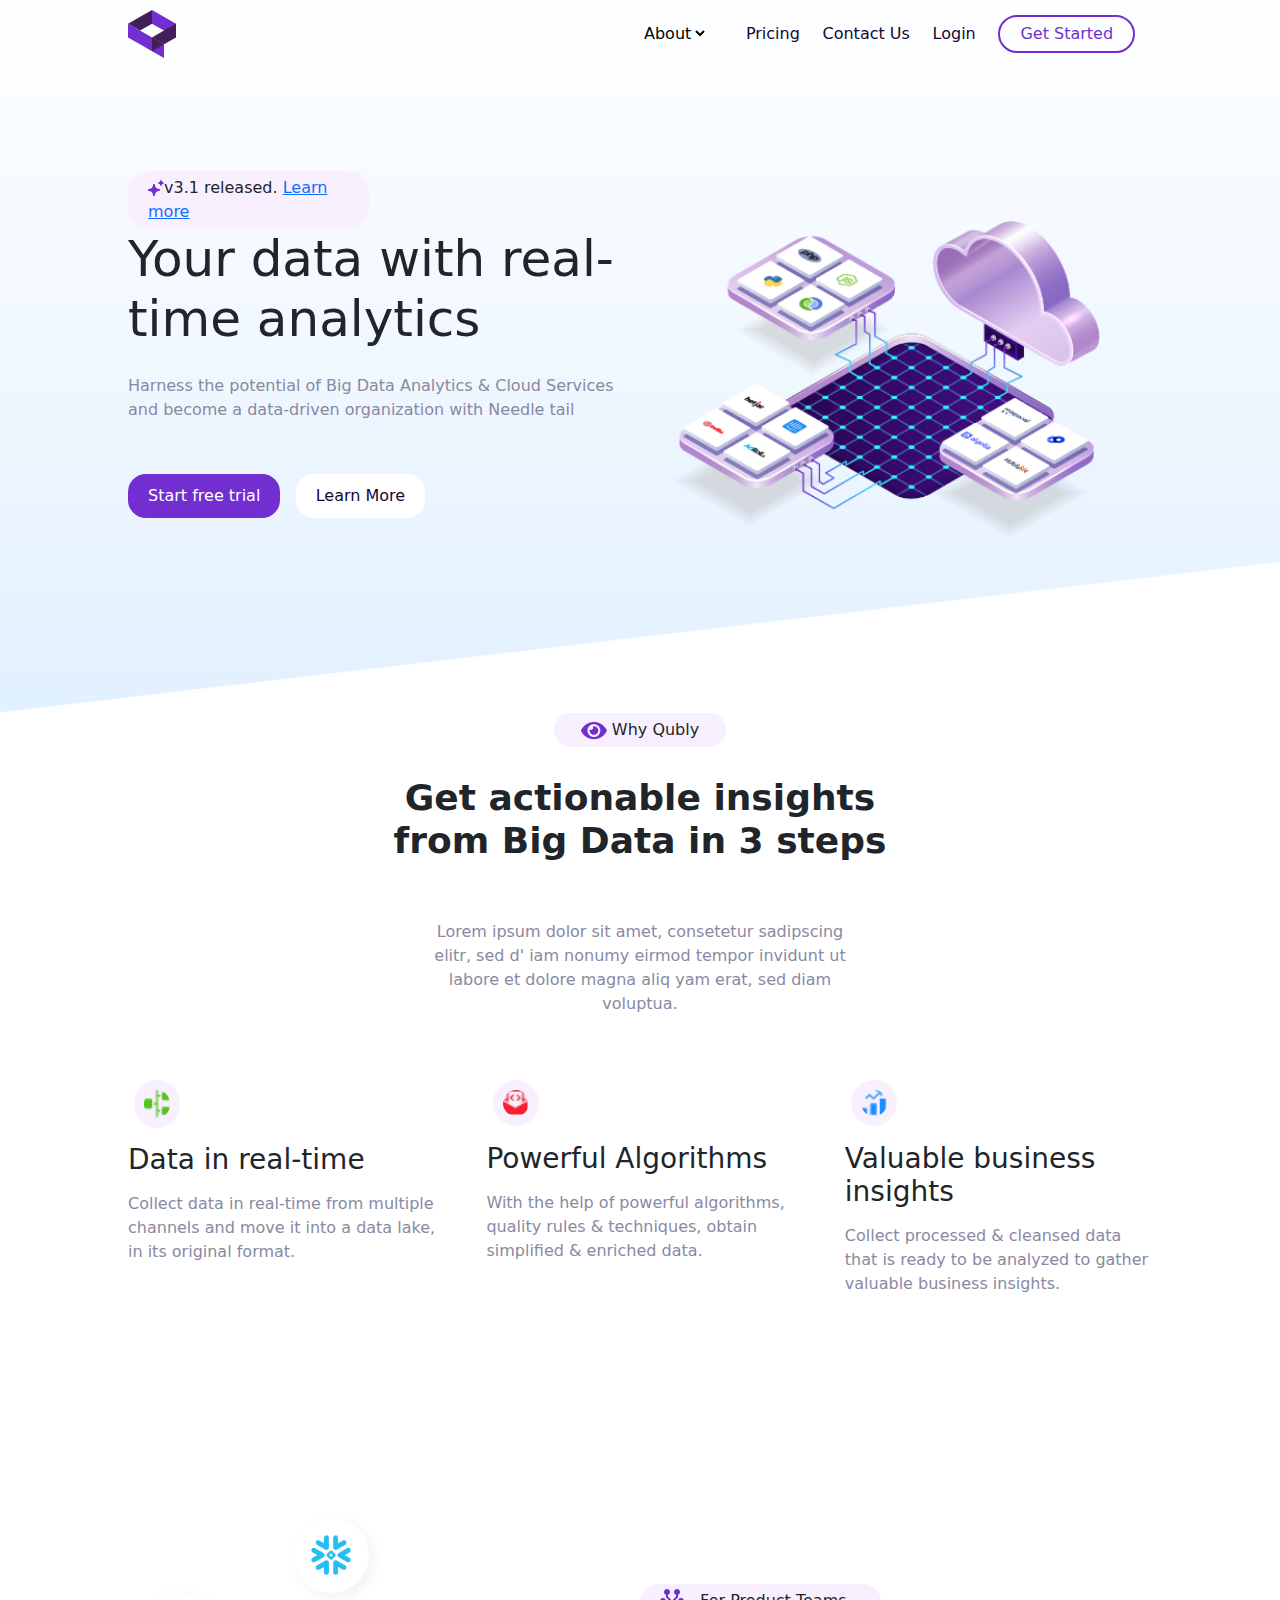
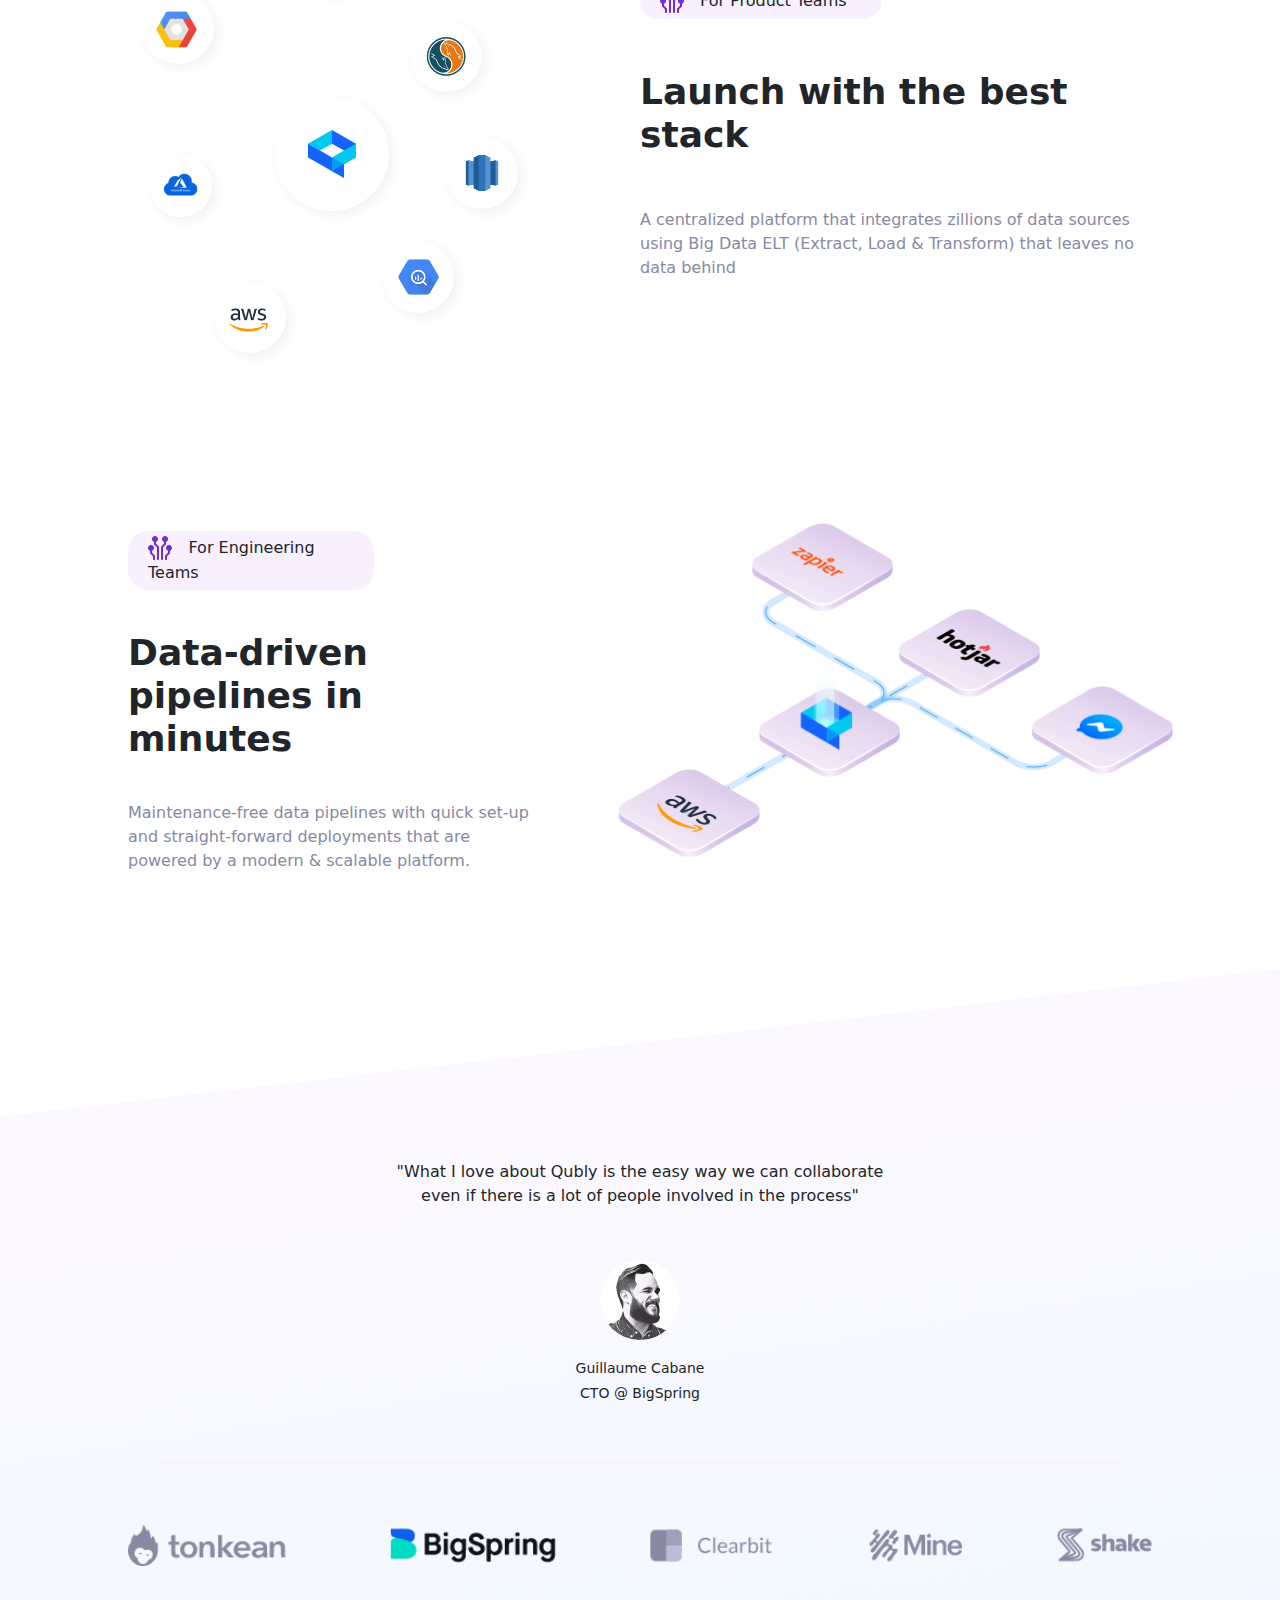
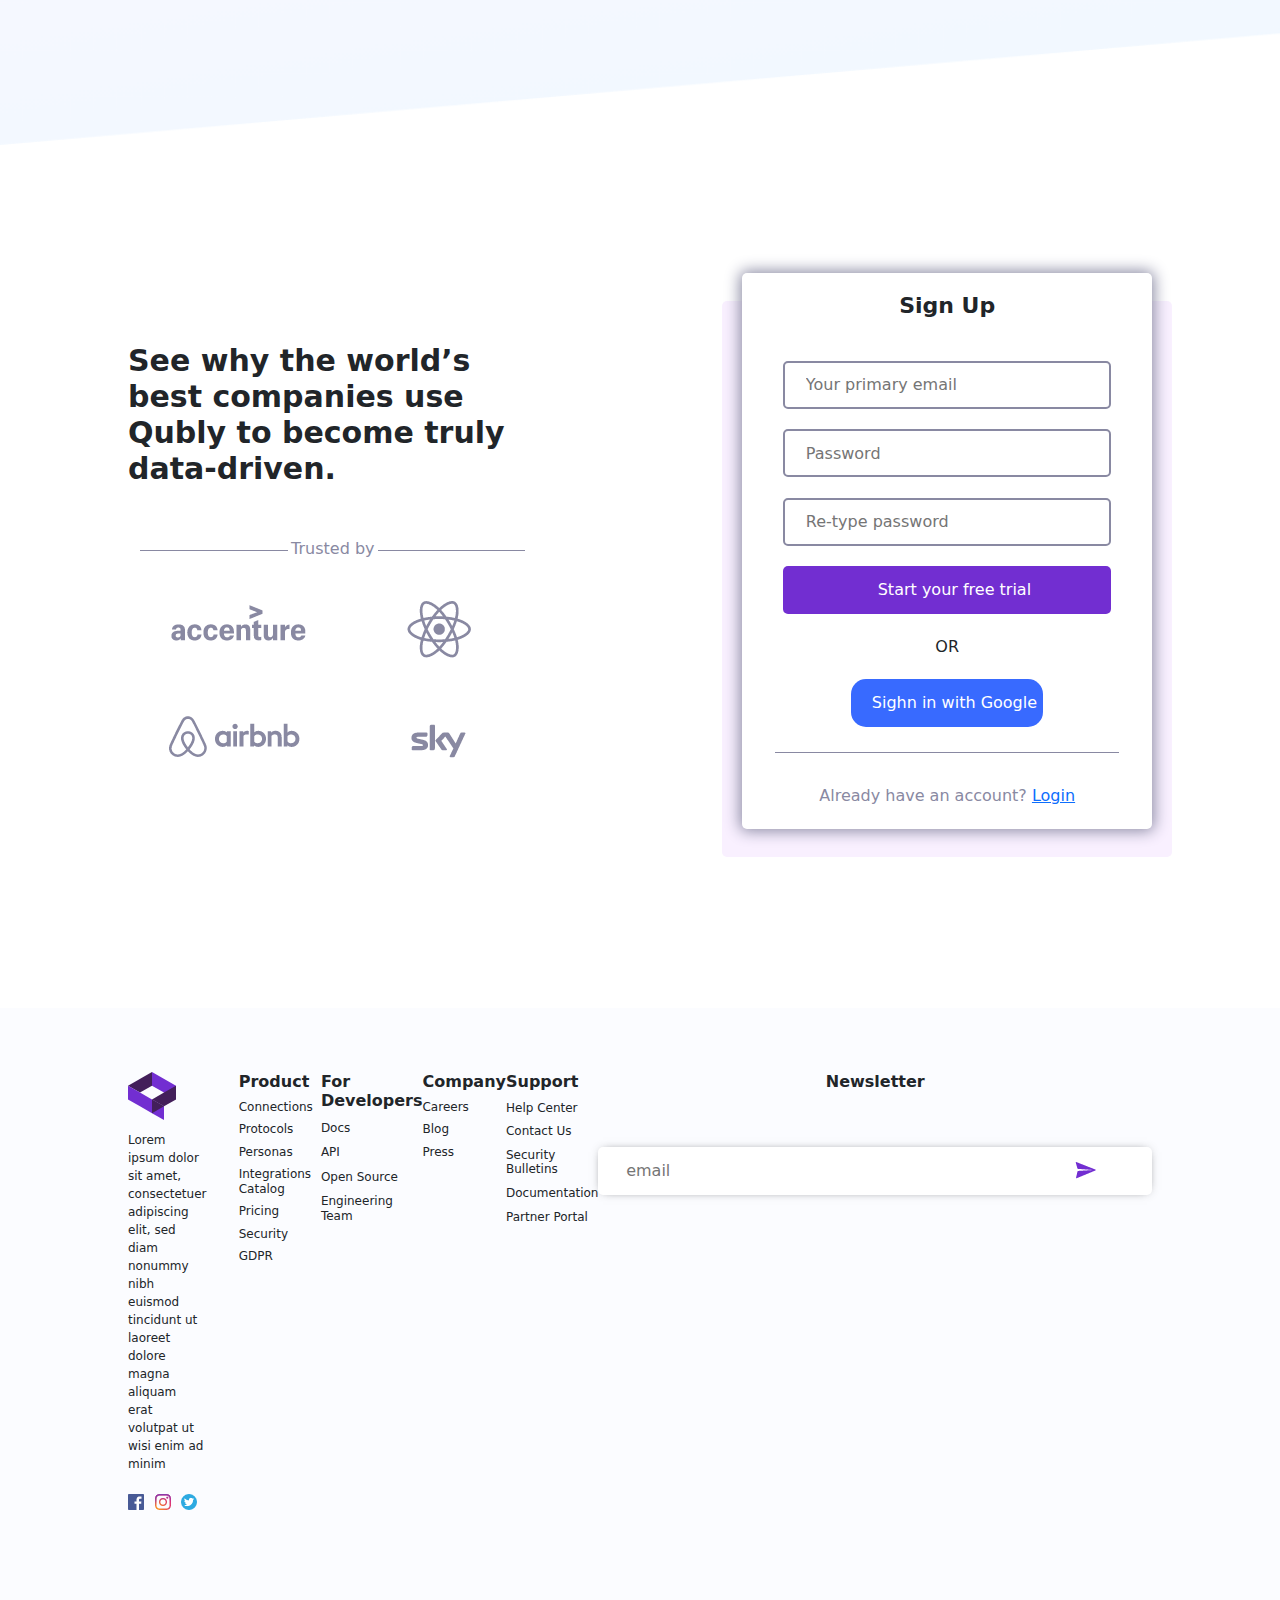
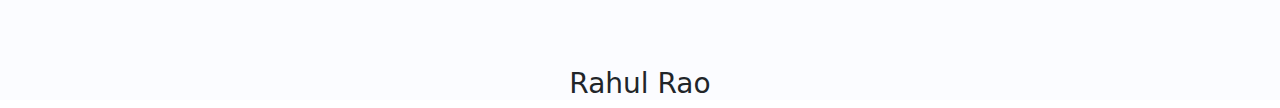
<file: index.html>
<!DOCTYPE html>
<html lang="en">

<head>
    <meta charset="UTF-8">
    <meta name="viewport" content="width=device-width, initial-scale=1.0">
    <title>Document</title>
    <link rel="stylesheet" href="css/style.css">
    <link rel="stylesheet" href="css/all.css">
    <link rel="stylesheet" href="css/bootstrap.css">
    <link rel="stylesheet" href="css/bootstrap.css.map">
</head>

<body>

    <section class="head-sec">
        <div class="holder-cont">
            <header class="header">
                <div class="logo-cont">
                    <img src="img/Logo.png" alt="">
                </div>
                <div class="rig-nav">
                    <div class="rig-nav-select">
                        <select name="About" id="About">
                            <option value="About">About</option>
                        </select>
                    </div>
                    <div class="rig-nav-ul">
                        <ul>
                            <li><a href="#">Pricing</a></li>
                            <li><a href="#">Contact Us</a></li>
                            <li><a href="#">Login</a></li>
                        </ul>
                    </div>
                    <div class="rig-nav-button">
                        <button>Get Started</button>
                    </div>

                </div>
            </header>
            <div class="head-cont">
                <div class="head-cont-text">
                    <span><img src="img/edit-brightness.png" alt="">v3.1 released. <a href="#">Learn more</a></span>
                    <h2>Your data with
                        real-time analytics
                    </h2>
                    <p>Harness the potential of Big Data Analytics & Cloud Services and become a data-driven
                        organization with Needle tail</p>
                    <div class="head-cont-text-btn">
                        <button class="head-cont-text-btn1">Start free trial</button>
                        <button class="head-cont-text-btn2">Learn More</button>
                    </div>
                </div>
                <div class="head-cont-img">
                    <img src="img/308-03.png" alt="">
                </div>
            </div>
        </div>
    </section>
    <section>
        <div class="holder-cont">
            <div class="why-top-cont">
                <span>
                    <img src="img/Icon awesome-eye.png" alt="">
                    Why Qubly
                </span>
                <h2>
                    Get actionable insights from Big Data in 3 steps
                </h2>
                <p>
                    Lorem ipsum dolor sit amet, consetetur sadipscing elitr, sed d'
                    iam nonumy eirmod tempor invidunt ut labore et dolore magna aliq
                    yam erat, sed diam voluptua.
                </p>
            </div>
            <div class="why-btm-cont">
                <div class="card">
                    <img src="img/timeline.png" alt="">
                    <h3>Data in real-time</h3>
                    <p>Collect data in real-time from multiple channels and move it into a data lake, in its original
                        format.</p>
                </div>
                <div class="card">
                    <img src="img/newsletter-dev.png" alt="">
                    <h3>Powerful Algorithms</h3>
                    <p>With the help of powerful algorithms, quality rules & techniques, obtain simplified & enriched
                        data.</p>
                </div>
                <div class="card">
                    <img src="img/chart-bar-33.png" alt="">
                    <h3>Valuable business insights</h3>
                    <p>Collect processed & cleansed data that is ready to be analyzed to gather valuable business
                        insights.</p>
                </div>
            </div>
        </div>
    </section>

    <!-- end -->


    <section class="launch-sec">
        <div class="holder-cont">
            <div class="launch-cont">
                <div class="launch-left">
                    <img src="img/Logos.png" alt="">
                </div>
                <div class="launch-right">
                    <span><img src="img/Group 11.png" alt="">For Product Teams</span>
                    <h3>Launch with the best stack</h3>
                    <p>A centralized platform that integrates zillions of data
                        sources using Big Data ELT (Extract, Load & Transform) that leaves no data behind
                    </p>
                </div>
            </div>
        </div>
    </section>

    <!-- end -->

    <section class="launch-sec1">
        <div class="holder-cont">
            <div class="launch-cont1">
                <div class="launch-right1">
                    <span><img src="img/Group 11.png" alt="">For Engineering Teams</span>
                    <h3>Data-driven pipelines in minutes</h3>
                    <p>Maintenance-free data pipelines with quick set-up and
                        straight-forward deployments that are powered by a modern & scalable platform.
                    </p>
                </div>
                <div class="launch-left1">
                    <img src="img/308-02.png" alt="">
                </div>
            </div>
        </div>
    </section>

    <!-- end -->

    <section class="comment-sec">
        <div class="holder-cont">
            <div>
                <p>"What I love about Qubly is the easy way we can collaborate even if
                    there is a lot of people involved in the process"
                </p>
            </div>
            <div>
                <img src="img/Profile.png" alt="">
                <h4 class="comment-h4-1">Guillaume Cabane</h4>
                <h4 class="comment-h4-2">CTO @ BigSpring</h4>
            </div>
            <img src="img/Client logos.png" alt="" class="comment-img">
        </div>
    </section>


    <!--end -->

    <section class="login-sec">
        <div class="holder-cont">
            <div class="login-cont">
                <div class="login-text">
                    <h3>
                        See why the world’s best companies use Qubly to become truly data-driven.
                    </h3>
                    <div class="login-text-span">
                        <span>
                            Trusted by
                        </span>
                    </div>
                    <div class="login-text-img">
                        <img src="img/Client.png" alt="">
                    </div>
                </div>

                <div class="login-form-cont">
                    <form action="" class="frm">
                        <h2>Sign Up</h2>
                        <input type="email" placeholder="Your primary email">
                        <input type="password" name="" id="" placeholder="Password">
                        <input type="password" name="" id="" placeholder="Re-type password">
                        <input type="submit" value="Start your free trial" id="sumbit">
                        <span class="frm-span">OR</span>
                        <div class="login-btn">
                            <button>Sighn in with Google</button>
                        </div>
                    </form>
                    <div class="already-cont"> <span class="already">Already have an account? <a
                                href="#">Login</a></span></div>
                </div>

            </div>
        </div>
    </section>
    <!-- end -->

    <section class="footer-sec">
        <div class="holder-cont">
            <div class="footer-cont">
                <div class="footer-top">
                    <div class="footer-1">
                        <img src="img/Logo.png" alt="">
                        <p>Lorem ipsum dolor sit amet, consectetuer adipiscing elit, sed diam nonummy nibh euismod
                            tincidunt ut laoreet dolore magna aliquam erat volutpat ut wisi enim ad minim
                        </p>
                        <div class="soc">
                            <a href="#"><img src="img/facebook-icon.png" alt=""></a>
                            <a href="#"><img src="img/instagram-2016.png" alt=""></a>
                            <a href="#"><img src="img/twitter-3.png" alt=""></a>
                        </div>
                    </div>
                    <div class="fot">
                        <div class="footer-2">
                            <h3>Product</h3>
                            <h4>Connections</h4>
                            <h4>Protocols</h4>
                            <h4>Personas</h4>
                            <h4>Integrations Catalog</h4>
                            <h4>Pricing</h4>
                            <h4>Security</h4>
                            <h4>GDPR</h4>
                        </div>
                        <div class="footer-3">
                            <h3>For Developers </h3>
                            <h4>Docs</h4>
                            <h4>API</h4>
                            <h4>Open Source</h4>
                            <h4>Engineering Team</h4>
                        </div>
                        <div class="footer-4">
                            <h3>Company</h3> 
                            <h4>Careers</h4>
                            <h4>Blog</h4>
                            <h4>Press</h4>
                        </div>
                        <div class="footer-5">
                            <h3>Support</h3>
                            
                            <h4>Help Center</h4>
                            <h4>Contact Us</h4>
                            <h4>Security Bulletins</h4>
                            <h4>Documentation</h4>
                            <h4>Partner Portal</h4>
                        </div>
                    </div>
                    <div class="footer-6">
                        <h3> Newsletter</h3>
                        <div class="footer-6-email" >
                            <input type="email" placeholder="email">
                            <img src="img/Icon ionic-ios-send.png" alt="">
                        </div>
                    </div>
                </div>
                <div class="1">
                    <h3>Rahul Rao</h3>
                    
                </div>
            </div>
        </div>
    </section>
    <script src="js/bootstrap.bundle.js"></script>
    <script src="js/bootstrap.bundle.js.map"></script>



</body>

</html>
</file>
<file: css/style.css>
body{
    margin: 0;
    padding: 0;
    box-sizing: border-box;
    color: var(--fontColor);
    font-family: "mm";
}
:root{
    --fontColor:#160637;
    --seccolor:#722ED1;
    --lighrColor:#8989A2;
    --secLigt-color:#F9F0FF;
    --white:#FFFFFF;
}
.holder-cont{
    width: 80%;
    margin: auto;
}
@font-face {
    font-family: "mm";
    src: url(../Metropolis/Metropolis-Regular.otf);
}
/*  */
.head-sec{
    background-image: url(../img/Path\ 1.png);
    background-position: center bottom;
    background-repeat: no-repeat;
    background-size: cover;
    padding-bottom: 11%;
}
.header{
    display: flex;
    justify-content: space-between;
    align-items: center;    
    padding-top: 1%;
    padding-bottom: 1%;
}
.rig-nav{
    display: flex;
    justify-content: flex-end;
    align-items: center;
    min-width: 50%;
}
.rig-nav-button{
    min-width: 30%;
}
.rig-nav-ul{
    min-width: 60%;
}
.rig-nav-select{
    min-width: 10%;
}
.rig-nav select{
    border: none;
    background: transparent;
}
.rig-nav ul{
    display: flex;
    align-items: center;
    list-style: none;
    justify-content: space-evenly;
    margin-bottom: 0;
}
.rig-nav a{
    text-decoration: none;
    color: var(--fontColor);
}
.rig-nav-button button{
    background-color: transparent;
    border: 2px solid var(--seccolor) ;
    color: #722ED1;
    padding: 5px 20px;
    border-radius: 25px;
    -webkit-border-radius: 25px;
    -moz-border-radius: 25px;
    -ms-border-radius: 25px;
    -o-border-radius: 25px;
    
}
/* end nav  */

.head-cont{
    margin-top: 10%;
    display: flex;
}
.head-cont-text {
    width: 50%;
}

.head-cont-text span{
    background-color: var(--secLigt-color);
    padding: 5px 20px;
    display: block;
    width: 47%;
    border-radius: 20px;

}
.head-cont-text h2{
    font-size: 50px;
    margin-bottom: 5%;
}
.head-cont-text p{
    color: var(--lighrColor);
    margin-bottom: 10%;
}
.head-cont-text-btn1{
    background-color: var(--seccolor);
    color: var(--white);
    padding: 10px 20px;
    border-radius: 18px;
    -webkit-border-radius: 18px;
    -moz-border-radius: 18px;
    -ms-border-radius: 18px;
    -o-border-radius: 18px;
    border: none;
    margin-right: 2%;
}
.head-cont-text-btn2{
    background-color: var(--white);
    color: var(--fontColor);
    padding: 10px 20px;
    border-radius: 18px;
    -webkit-border-radius: 18px;
    -moz-border-radius: 18px;
    -ms-border-radius: 18px;
    -o-border-radius: 18px;
    border: none;
}

.head-cont-img{
    width: 50%;
}
.head-cont-img img{
    width: 100%;

}
/* end  */


.why-top-cont{
    text-align: center;
    width: 70%;
    margin: auto;
}
.why-top-cont span{
    background-color: var(--secLigt-color);
    padding: 5px 20px;
    display: block;
    width: 24%;
    border-radius: 20px;
    margin: auto;
}
.why-top-cont h2{
    width: 70%;
    font-size: 36px;
    font-weight: bold;
    margin: 4% auto 8% auto;
}
.why-top-cont p{
    font-size: 16px;
    width: 60%;
    margin: 0 auto 9% auto;
    color: var(--lighrColor);
}

.why-btm-cont{
    display: flex;
    justify-content: space-between;
    flex-wrap: wrap;
    gap: 4%;
}
.card{
    width: 30%;
    border: none !important;
}
.card h3{
    margin: 5% 0 5% 0;
}
.card img{
    margin-left: 2%;
    width: 15%;
    background-color: var(--secLigt-color);
    padding: 10px;
    border-radius: 50%;
}
.card p{
    color: var(--lighrColor);
}
/* end */
.launch-sec{
    margin-top: 15%;
}
.launch-cont{
    display: flex;
}
.launch-right{
    width: 50%;
    display: flex;
    flex-direction: column;
    justify-content: center;
}
.launch-right span{
    background-color: var(--secLigt-color);
    padding: 5px 20px;
    display: block;
    width: 47%;
    border-radius: 20px;
}
.launch-right img{
    margin-right: 8%;
}
.launch-right h3{
    font-size: 36px;
    font-weight: bold;
    margin: 10% 0% 10% 0%;
}
.launch-right p{
    color: var(--lighrColor);
}
.launch-left{
    width: 50%;
}
/* end */
.launch-sec1{
    margin-top: 10%;
}
.launch-cont1{
    display: flex;
}
.launch-right1{
    width: 40%;
    display: flex;
    flex-direction: column;
    justify-content: center;
}
.launch-right1 span{
    background-color: var(--secLigt-color);
    padding: 5px 20px;
    display: block;
    width: 60%;
    border-radius: 20px;
}
.launch-right1 img{
    margin-right: 8%;
}
.launch-right1 h3{
    font-size: 36px;
    font-weight: bold;
    margin: 10% 0% 10% 0%;
}
.launch-right1 p{
    color: var(--lighrColor);
}
.launch-left1{
    width: 60%;
}

/* end */

.comment-sec{
    background-image: url(../img/Path\ 606.png);
    background-size: cover;
    background-repeat: no-repeat;
    margin-top: 2%;
    padding-top: 17%;
    margin-bottom: 10%;
    padding-bottom: 14%;
    text-align: center;
}
.comment-sec p{
    width: 49%;
    margin: auto;
    margin-bottom: 5%;
}
.comment-h4-1{
    font-size: 14px;
    margin-top: 2%;
}
.comment-h4-2{
    font-size: 14px;
    margin-bottom: 12%;
    position: relative;
}
.comment-h4-2::before{
    content: '';
    position: absolute;
    width: 94%;
    height: 3px;
    background: var(--white);
    border: 2px solid var(--secLigt-color);
    left: 3%;
    bottom: -373%;
}
.comment-img{
    width: 100%;
}

/* end */

.login-sec{
    margin-bottom: 10%;
}
.login-cont{
    display: flex;
}
.login-text{
    width: 40%;
    display: flex;
    flex-direction: column;
    justify-content: center;
}
.login-text h3{
    font-size: 30px;
    font-weight: bold;
    margin-bottom: 12%;
}
.login-text span{
    color: var(--lighrColor);
}
.login-text-span{
    position: relative;
    text-align: center;
    margin-bottom: 10%;

}
.login-text-span::after{
    content: '';
    position: absolute;
    width: 36%;
    height: 1px;
    background: var(--lighrColor);
    left: 3%;
    top: 56%;
}
.login-text-span::before{
    content: '';
    position: absolute;
    width: 36%;
    height: 1px;
    background: var(--lighrColor);
    right: 3%;
    top: 56%;
}
.login-text-img{
    margin-left: 10%;
}

.login-form{
    width: 40%;
    background-color: var(--secLigt-color);
    position: relative;
    border-radius: 5px;
    -webkit-border-radius: 5px;
    -moz-border-radius: 5px;
    -ms-border-radius: 5px;
    -o-border-radius: 5px;
    min-height: 485px;
}
.gogle-img{
    width: 20px;
}

.login-form-cont{
    position: relative;
    top: -10%;
    background-color: var(--white);
    width: 40%;
    box-shadow: 0px 0px 15px 2px var(--lighrColor);
    border-radius: 5px;
    margin-left: 20%;
}
.login-form-cont::after{
    content: '';
    position: absolute;
    width: 110%;
    height: 100%;
    background: var(--secLigt-color);
    right: -5%;
    top: 5%;
    z-index: -1;
    border-radius: 5px;
    -webkit-border-radius: 5px;
    -moz-border-radius: 5px;
    -ms-border-radius: 5px;
    -o-border-radius: 5px;
}
.login-form-cont h2{
    text-align: center;
    font-size: 22px;
    font-weight: bold;
    margin-top: 5%;
    margin-bottom: 10%;
}
input {
    width: 80%;
    margin-left: 10% !important;
    margin-bottom: 5% !important;
    height: 48px;
    border: 2px solid var(--lighrColor);
    border-radius: 5px;
    -webkit-border-radius: 5px;
    -moz-border-radius: 5px;
    -ms-border-radius: 5px;
    -o-border-radius: 5px;
    padding-left:5% ;
}
span.frm-span {
    display: block;
    text-align: center;
    margin-bottom: 5%;
}
.login-btn{
    display: flex;
    justify-content: center;
    align-items: center;
    position: relative;
    margin-bottom: 14%;
}
.login-btn::after{
    content: '';
    position: absolute;
    width: 84%;
    height: 1px;
    background: var(--lighrColor);
    left: 8%;
    bottom: -54%;
}
input#sumbit {
    background: var(--seccolor);
    border: none;
    color: var(--white);
}
.login-btn button{
    color: var(--white);
    background-color: #386aff;
    height: 48px;
    border-radius: 15px;
    -webkit-border-radius: 15px;
    -moz-border-radius: 15px;
    -ms-border-radius: 15px;
    -o-border-radius: 15px;
    padding-left:5% ;
    border: none;
}
.already-cont{
    text-align: center;
    margin-bottom: 5%;
    color: var(--lighrColor);
}
/* end */
section.footer-sec {
    margin-top: 14%;
    background-color: #FBFCFF;
    padding-top: 5%;
}
.footer-top {
    display: flex;
}
.footer-1{
    width: 20%;
}
.footer-1 p {
    font-size: 12px;
    margin-top: 10%;
    width: 69%;
}
.footer-1 a{
    margin-right: 5%;
}


.footer-2{
    width: 16%;
}
.footer-2 h3{
    font-size: 16px;
    font-weight: bold;
    margin-bottom: 10%;

}
.footer-2 h4{
    font-size: 12px;
    font-weight: 400;
    margin-bottom: 10%;

}


.footer-3{
    width: 16%;
}
.footer-3 h3{
    font-size: 16px;
    font-weight: bold;
    margin-bottom: 10%;

}
.footer-3 h4{
    font-size: 12px;
    font-weight: 400;
    margin-bottom: 10%;

}


.footer-4{
    width: 16%;
}
.footer-4 h3{
    font-size: 16px;
    font-weight: bold;
    margin-bottom: 10%;

}
.footer-4 h4{
    font-size: 12px;
    font-weight: 400;
    margin-bottom: 10%;

}


.footer-5{
    width: 16%;
}
.footer-5 h3{
    font-size: 16px;
    font-weight: bold;
    margin-bottom: 10%;

}
.footer-5 h4{
    font-size: 12px;
    font-weight: 400;
    margin-bottom: 10%;

}


.footer-6{
    width: 16%;
}
.footer-6 h3{
    font-size: 16px;
    font-weight: bold;
    margin-bottom: 10%;

}
.footer-6-email{
    position: relative;
}
.footer-6-email input{
    width: 100%;
    margin: 0 !important;
    border: none;
    box-shadow: 0px 0px 10px -5px #3f3f3f;
}
.footer-6-email img {
    position: absolute;
    right: 10%;
    top: 20%;
}

.footer-btm{
    text-align: center;
    margin-top: 5%;
}
.footer-btm h3{
    font-size: 16px;
    font-weight: bold;
}
.fot{
    display: flex;
    width: 65%;
    justify-content: space-evenly;
}
.\31 {
    text-align: center;
}

/* end */

@media(max-width:600px){
    .header{
        display: flex;
        flex-direction: column;
    }
    .rig-nav{
        display: flex;
        flex-direction: column;
        width: 100%;

    }
    .rig-nav-ul{
        margin-top: 5%;
        margin-bottom: 5%;
        width: 100%;
    }
    .rig-nav li{
        margin-right: 5%;
    }
    .head-cont-text {
        width: 100%;
        display: flex;
        flex-direction: column;
        text-align: center;
        justify-content: center;
        align-items: center;
    }
    .head-sec{
        padding-bottom: 33%;
    }
    
    .head-cont {
        width: 100%;
        margin-top: 10%;
        display: flex;
        flex-direction: column;
        justify-content: center;
        align-items: center;
    }
    .head-cont-text span {
        width: 80%;
    }
    .head-cont-text-btn {
        display: flex;
        width: 100%;
        justify-content: space-around;
    }
    .head-cont-img {
        width: 100%;
    }
    .why-top-cont span {
        width: 80%;
    }
    .card img {
        width: 49%;
    }
    .launch-cont {
        display: flex;
        flex-direction: column-reverse;
    }
    .launch-left {
        width: 100%;
    }
    .launch-left img{
        width: 100%;
    }
    .launch-right {
        width: 100%;
        display: flex;
        flex-direction: column;
        justify-content: center;
        align-items: center;
        text-align: center;
    }   
    .launch-right span {
        width: 80%;
}
.launch-cont1 {
    display: flex;
    flex-direction: column;
    justify-content: center;
    align-items: center;
    text-align: center;
}
.launch-right1 {
    width: 100%;
    display: flex;
    justify-content: center;
    align-items: center;
}
.launch-left1 img{
    width: 100%;
}
.launch-right1 span {
    width: 80%;
}
.launch-right1 {
    width: 100%;
}
.comment-sec{
    padding-top: 34%;
}
.login-cont {
    display: flex;
    flex-direction: column;
    justify-content: center;
    align-items: center;
    text-align: center;
}
.login-text {
    width: 100%;
}
.login-text-img {
    margin: 0;
}
.login-form-cont {
    width: 100%;
    margin: 0;
    margin-top: 10%;
}
.footer-top {
    display: flex;
    flex-direction: column;
    justify-content: center;
    align-items: center;
    gap: 35px;
}
.footer-1 {
    width: 100%;
    display: flex;
    flex-direction: column;
    justify-content: center;
    align-items: center;
}
.soc{
    width: 100%;
    display: flex;
    justify-content: center;
}
.fot {
    width: 100%;
    display: flex;
    gap: 4%;
    justify-content: space-between;
    flex-wrap: wrap;
}
}
.fot div {
    width: auto;
}
.fot h3{
    font-size: 16px;
}
.fot h4{
    font-size: 12px;
}

.footer-6 {
    width: 100%;
    text-align: center;
}
.\31 {
    text-align: center;
    margin-top: 15%;
}
.\31 h3 {
    font-size: 16px ;    
}
}
</file>
